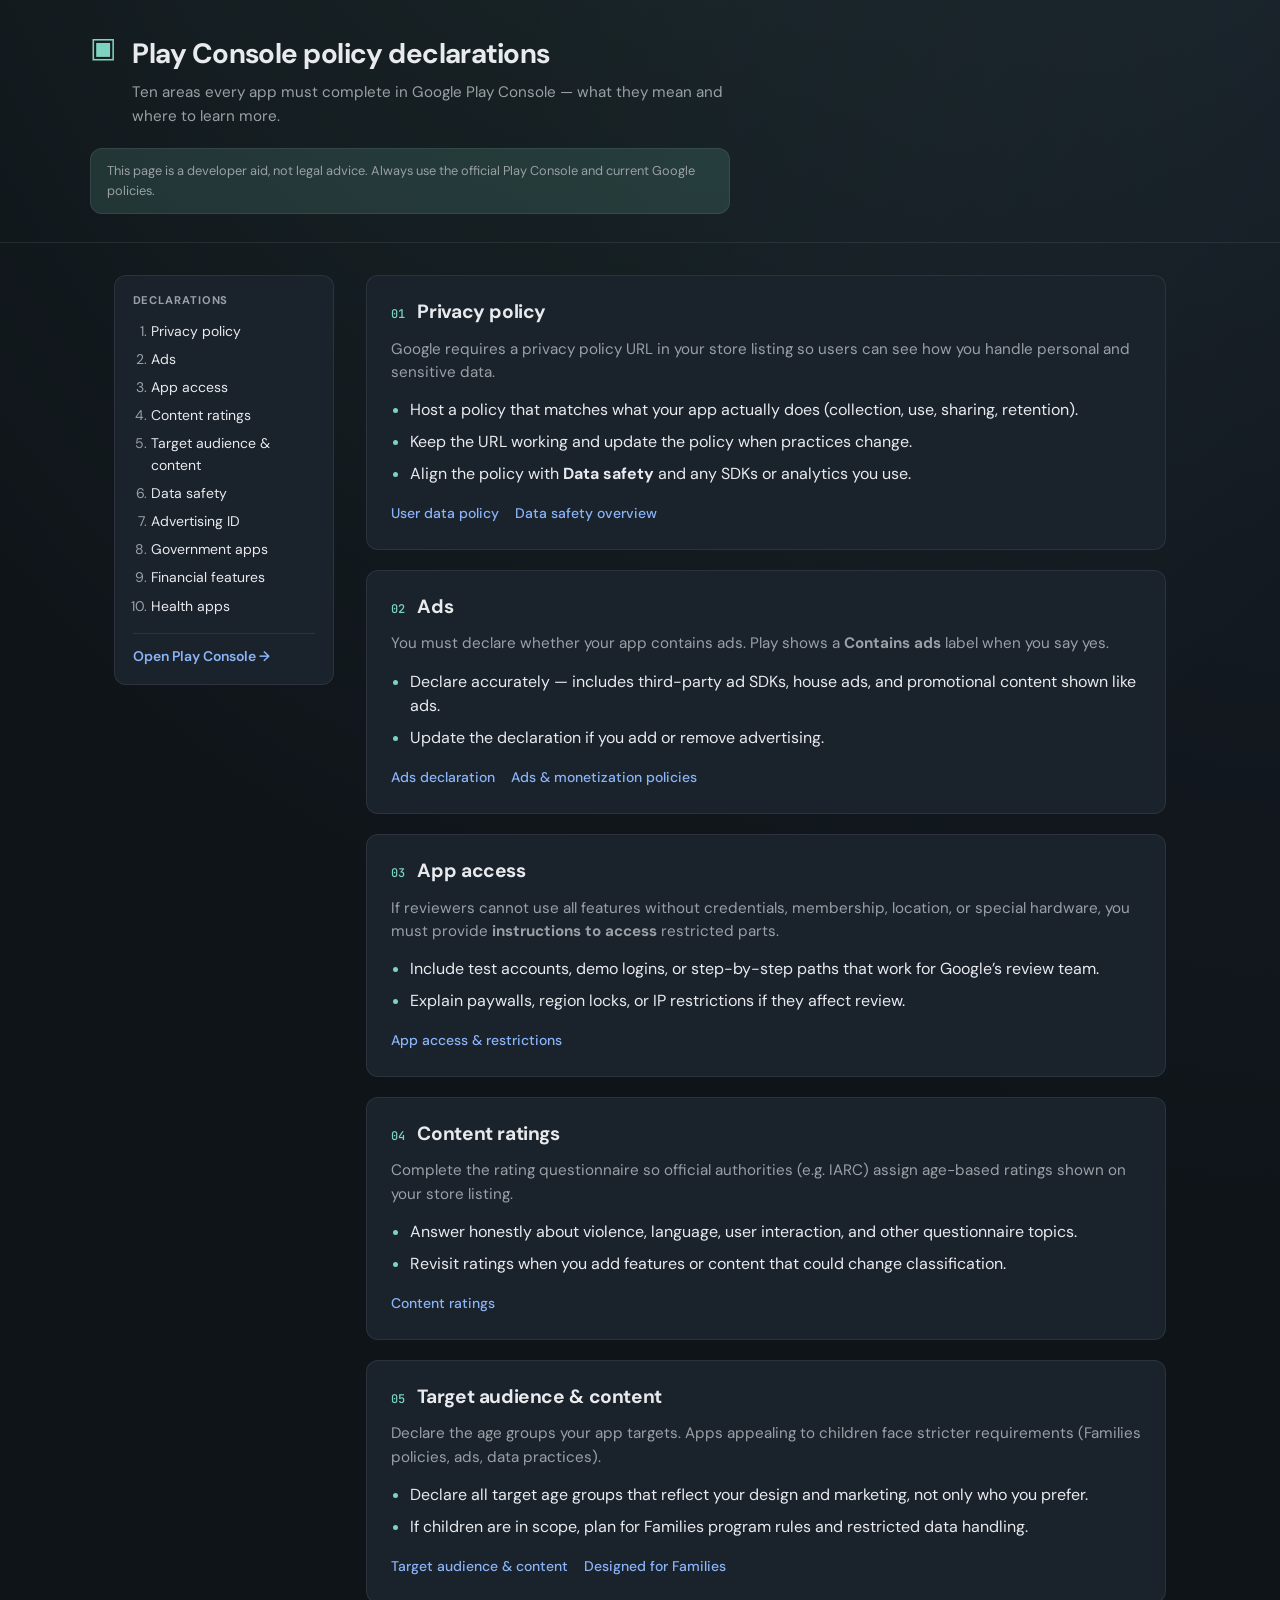
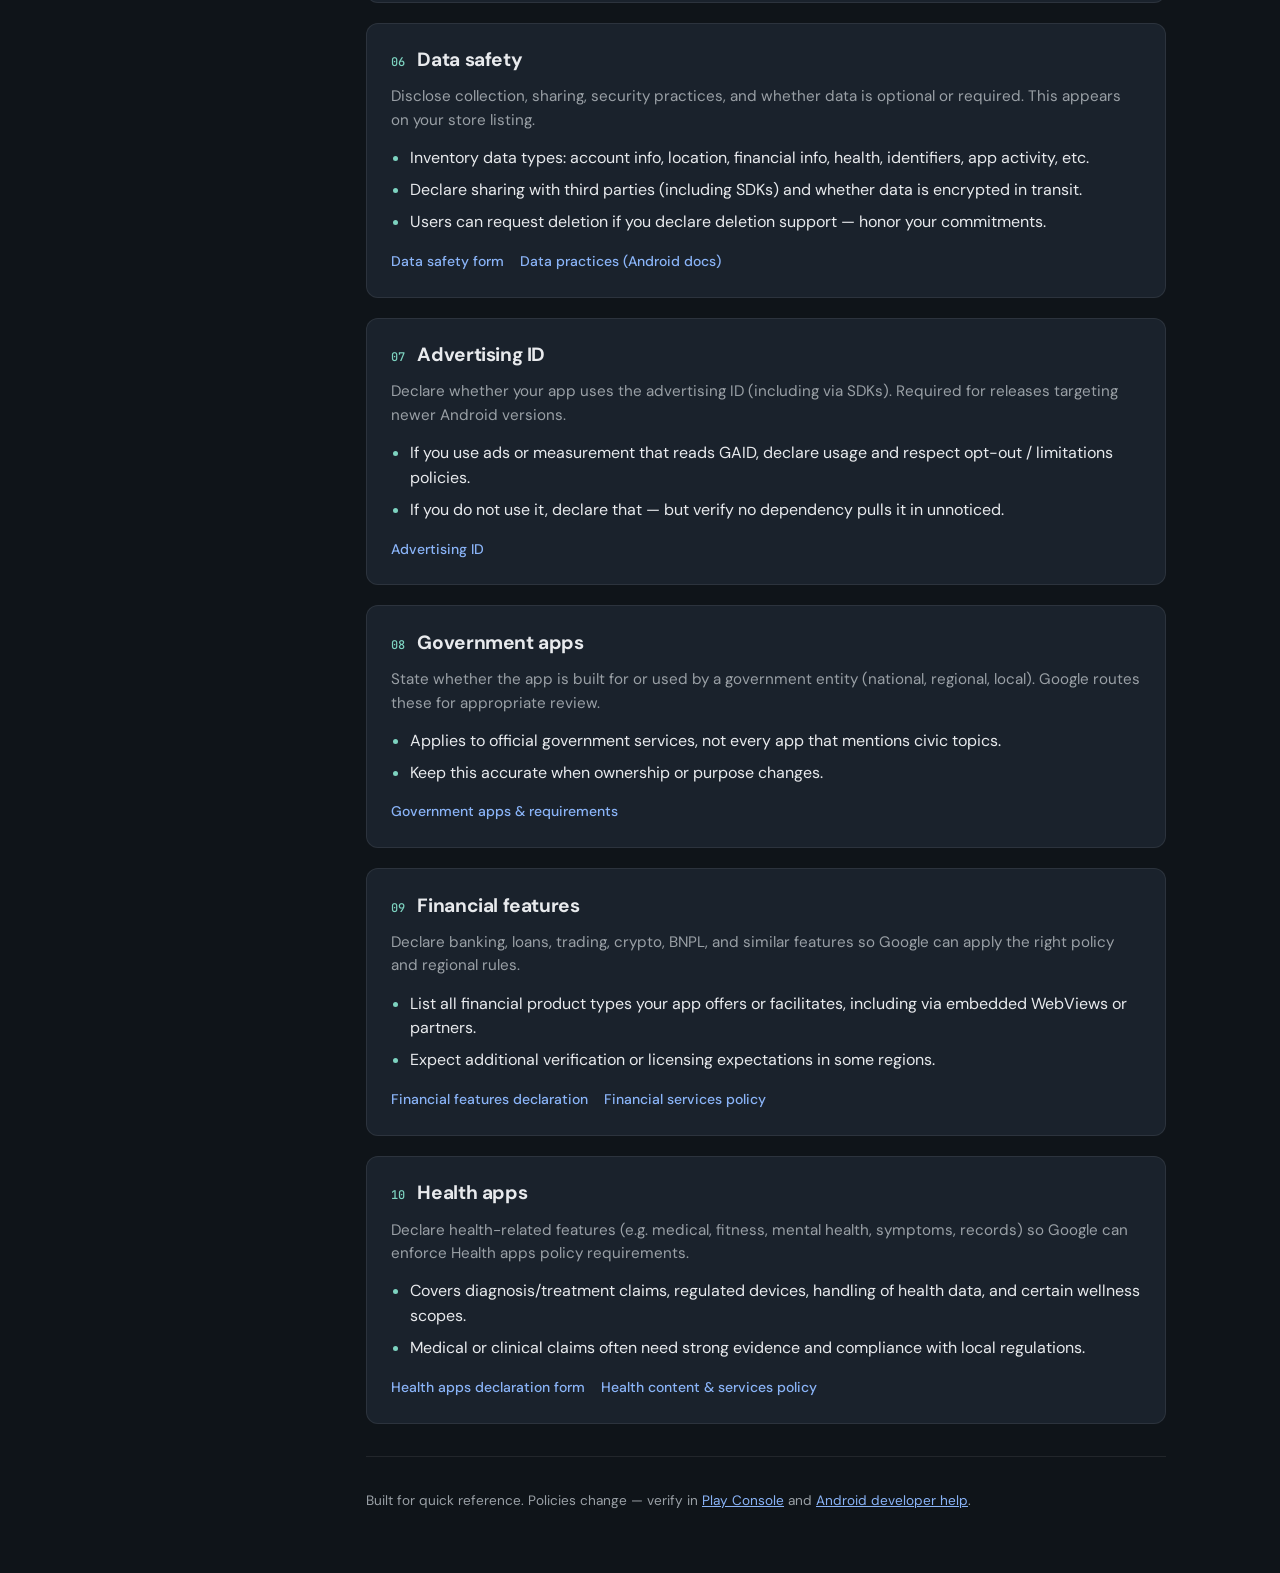
<file: index.html>
<!DOCTYPE html>
<html lang="en">
<head>
  <meta charset="utf-8" />
  <meta name="viewport" content="width=device-width, initial-scale=1" />
  <meta name="description" content="Checklist for Google Play Console policy declarations: privacy, ads, data safety, and more." />
  <title>Play Console — Policy declarations checklist</title>
  <link rel="preconnect" href="https://fonts.googleapis.com" />
  <link rel="preconnect" href="https://fonts.gstatic.com" crossorigin />
  <link href="https://fonts.googleapis.com/css2?family=DM+Sans:ital,opsz,wght@0,9..40,400;0,9..40,600;0,9..40,700;1,9..40,400&family=JetBrains+Mono:wght@400;500&display=swap" rel="stylesheet" />
  <link rel="stylesheet" href="styles.css" />
</head>
<body>
  <a class="skip-link" href="#main">Skip to content</a>
  <header class="site-header">
    <div class="header-inner">
      <div class="brand">
        <span class="brand-mark" aria-hidden="true">▣</span>
        <div>
          <h1>Play Console policy declarations</h1>
          <p class="tagline">Ten areas every app must complete in Google Play Console — what they mean and where to learn more.</p>
        </div>
      </div>
      <p class="disclaimer">This page is a developer aid, not legal advice. Always use the official Play Console and current Google policies.</p>
    </div>
  </header>

  <div class="layout">
    <nav class="toc" aria-label="Sections">
      <strong class="toc-title">Declarations</strong>
      <ol class="toc-list">
        <li><a href="#privacy-policy">Privacy policy</a></li>
        <li><a href="#ads">Ads</a></li>
        <li><a href="#app-access">App access</a></li>
        <li><a href="#content-ratings">Content ratings</a></li>
        <li><a href="#target-audience">Target audience &amp; content</a></li>
        <li><a href="#data-safety">Data safety</a></li>
        <li><a href="#advertising-id">Advertising ID</a></li>
        <li><a href="#government-apps">Government apps</a></li>
        <li><a href="#financial-features">Financial features</a></li>
        <li><a href="#health-apps">Health apps</a></li>
      </ol>
      <p class="toc-foot"><a href="https://play.google.com/console/" rel="noopener noreferrer" target="_blank">Open Play Console →</a></p>
    </nav>

    <main id="main">
      <section id="privacy-policy" class="card">
        <div class="card-head">
          <span class="num">01</span>
          <h2>Privacy policy</h2>
        </div>
        <p class="lead">Google requires a privacy policy URL in your store listing so users can see how you handle personal and sensitive data.</p>
        <ul class="checklist">
          <li>Host a policy that matches what your app actually does (collection, use, sharing, retention).</li>
          <li>Keep the URL working and update the policy when practices change.</li>
          <li>Align the policy with <strong>Data safety</strong> and any SDKs or analytics you use.</li>
        </ul>
        <p class="links">
          <a href="https://support.google.com/googleplay/android-developer/answer/9859455" rel="noopener noreferrer" target="_blank">User data policy</a>
          <a href="https://support.google.com/googleplay/android-developer/answer/10787469" rel="noopener noreferrer" target="_blank">Data safety overview</a>
        </p>
      </section>

      <section id="ads" class="card">
        <div class="card-head">
          <span class="num">02</span>
          <h2>Ads</h2>
        </div>
        <p class="lead">You must declare whether your app contains ads. Play shows a <strong>Contains ads</strong> label when you say yes.</p>
        <ul class="checklist">
          <li>Declare accurately — includes third-party ad SDKs, house ads, and promotional content shown like ads.</li>
          <li>Update the declaration if you add or remove advertising.</li>
        </ul>
        <p class="links">
          <a href="https://support.google.com/googleplay/android-developer/answer/113469" rel="noopener noreferrer" target="_blank">Ads declaration</a>
          <a href="https://support.google.com/googleplay/android-developer/topic/9858052" rel="noopener noreferrer" target="_blank">Ads &amp; monetization policies</a>
        </p>
      </section>

      <section id="app-access" class="card">
        <div class="card-head">
          <span class="num">03</span>
          <h2>App access</h2>
        </div>
        <p class="lead">If reviewers cannot use all features without credentials, membership, location, or special hardware, you must provide <strong>instructions to access</strong> restricted parts.</p>
        <ul class="checklist">
          <li>Include test accounts, demo logins, or step-by-step paths that work for Google’s review team.</li>
          <li>Explain paywalls, region locks, or IP restrictions if they affect review.</li>
        </ul>
        <p class="links">
          <a href="https://support.google.com/googleplay/android-developer/answer/9868671" rel="noopener noreferrer" target="_blank">App access &amp; restrictions</a>
        </p>
      </section>

      <section id="content-ratings" class="card">
        <div class="card-head">
          <span class="num">04</span>
          <h2>Content ratings</h2>
        </div>
        <p class="lead">Complete the rating questionnaire so official authorities (e.g. IARC) assign age-based ratings shown on your store listing.</p>
        <ul class="checklist">
          <li>Answer honestly about violence, language, user interaction, and other questionnaire topics.</li>
          <li>Revisit ratings when you add features or content that could change classification.</li>
        </ul>
        <p class="links">
          <a href="https://support.google.com/googleplay/android-developer/answer/9859655" rel="noopener noreferrer" target="_blank">Content ratings</a>
        </p>
      </section>

      <section id="target-audience" class="card">
        <div class="card-head">
          <span class="num">05</span>
          <h2>Target audience &amp; content</h2>
        </div>
        <p class="lead">Declare the age groups your app targets. Apps appealing to children face stricter requirements (Families policies, ads, data practices).</p>
        <ul class="checklist">
          <li>Declare all target age groups that reflect your design and marketing, not only who you prefer.</li>
          <li>If children are in scope, plan for Families program rules and restricted data handling.</li>
        </ul>
        <p class="links">
          <a href="https://support.google.com/googleplay/android-developer/answer/9859340" rel="noopener noreferrer" target="_blank">Target audience &amp; content</a>
          <a href="https://support.google.com/googleplay/android-developer/answer/9893335" rel="noopener noreferrer" target="_blank">Designed for Families</a>
        </p>
      </section>

      <section id="data-safety" class="card">
        <div class="card-head">
          <span class="num">06</span>
          <h2>Data safety</h2>
        </div>
        <p class="lead">Disclose collection, sharing, security practices, and whether data is optional or required. This appears on your store listing.</p>
        <ul class="checklist">
          <li>Inventory data types: account info, location, financial info, health, identifiers, app activity, etc.</li>
          <li>Declare sharing with third parties (including SDKs) and whether data is encrypted in transit.</li>
          <li>Users can request deletion if you declare deletion support — honor your commitments.</li>
        </ul>
        <p class="links">
          <a href="https://support.google.com/googleplay/android-developer/answer/10787469" rel="noopener noreferrer" target="_blank">Data safety form</a>
          <a href="https://developer.android.com/guide/topics/data/collect-share" rel="noopener noreferrer" target="_blank">Data practices (Android docs)</a>
        </p>
      </section>

      <section id="advertising-id" class="card">
        <div class="card-head">
          <span class="num">07</span>
          <h2>Advertising ID</h2>
        </div>
        <p class="lead">Declare whether your app uses the advertising ID (including via SDKs). Required for releases targeting newer Android versions.</p>
        <ul class="checklist">
          <li>If you use ads or measurement that reads GAID, declare usage and respect opt-out / limitations policies.</li>
          <li>If you do not use it, declare that — but verify no dependency pulls it in unnoticed.</li>
        </ul>
        <p class="links">
          <a href="https://support.google.com/googleplay/android-developer/answer/6048248" rel="noopener noreferrer" target="_blank">Advertising ID</a>
        </p>
      </section>

      <section id="government-apps" class="card">
        <div class="card-head">
          <span class="num">08</span>
          <h2>Government apps</h2>
        </div>
        <p class="lead">State whether the app is built for or used by a government entity (national, regional, local). Google routes these for appropriate review.</p>
        <ul class="checklist">
          <li>Applies to official government services, not every app that mentions civic topics.</li>
          <li>Keep this accurate when ownership or purpose changes.</li>
        </ul>
        <p class="links">
          <a href="https://support.google.com/googleplay/android-developer/answer/9514050" rel="noopener noreferrer" target="_blank">Government apps &amp; requirements</a>
        </p>
      </section>

      <section id="financial-features" class="card">
        <div class="card-head">
          <span class="num">09</span>
          <h2>Financial features</h2>
        </div>
        <p class="lead">Declare banking, loans, trading, crypto, BNPL, and similar features so Google can apply the right policy and regional rules.</p>
        <ul class="checklist">
          <li>List all financial product types your app offers or facilitates, including via embedded WebViews or partners.</li>
          <li>Expect additional verification or licensing expectations in some regions.</li>
        </ul>
        <p class="links">
          <a href="https://support.google.com/googleplay/android-developer/answer/13849271" rel="noopener noreferrer" target="_blank">Financial features declaration</a>
          <a href="https://support.google.com/googleplay/android-developer/answer/9876821" rel="noopener noreferrer" target="_blank">Financial services policy</a>
        </p>
      </section>

      <section id="health-apps" class="card">
        <div class="card-head">
          <span class="num">10</span>
          <h2>Health apps</h2>
        </div>
        <p class="lead">Declare health-related features (e.g. medical, fitness, mental health, symptoms, records) so Google can enforce Health apps policy requirements.</p>
        <ul class="checklist">
          <li>Covers diagnosis/treatment claims, regulated devices, handling of health data, and certain wellness scopes.</li>
          <li>Medical or clinical claims often need strong evidence and compliance with local regulations.</li>
        </ul>
        <p class="links">
          <a href="https://support.google.com/googleplay/android-developer/answer/14738291" rel="noopener noreferrer" target="_blank">Health apps declaration form</a>
          <a href="https://support.google.com/googleplay/android-developer/answer/16679511" rel="noopener noreferrer" target="_blank">Health content &amp; services policy</a>
        </p>
      </section>

      <footer class="site-footer">
        <p>Built for quick reference. Policies change — verify in <a href="https://play.google.com/console/" rel="noopener noreferrer" target="_blank">Play Console</a> and <a href="https://support.google.com/googleplay/android-developer/" rel="noopener noreferrer" target="_blank">Android developer help</a>.</p>
      </footer>
    </main>
  </div>
</body>
</html>
</file>
<file: styles.css>
:root {
  --bg: #0f1419;
  --bg-elevated: #1a222c;
  --border: rgba(255, 255, 255, 0.08);
  --text: #e8eaed;
  --text-muted: #9aa0a6;
  --accent: #7dd3c0;
  --accent-dim: rgba(125, 211, 192, 0.15);
  --link: #8ab4f8;
  --radius: 12px;
  --font: "DM Sans", system-ui, sans-serif;
  --mono: "JetBrains Mono", ui-monospace, monospace;
}

*,
*::before,
*::after {
  box-sizing: border-box;
}

html {
  scroll-behavior: smooth;
}

@media (prefers-reduced-motion: reduce) {
  html {
    scroll-behavior: auto;
  }
}

body {
  margin: 0;
  font-family: var(--font);
  font-size: 1rem;
  line-height: 1.55;
  color: var(--text);
  background: var(--bg);
  background-image:
    radial-gradient(ellipse 80% 50% at 50% -20%, rgba(125, 211, 192, 0.12), transparent),
    radial-gradient(ellipse 60% 40% at 100% 0%, rgba(138, 180, 248, 0.06), transparent);
  min-height: 100vh;
}

.skip-link {
  position: absolute;
  left: -9999px;
  z-index: 999;
  padding: 0.75rem 1rem;
  background: var(--accent);
  color: var(--bg);
  font-weight: 600;
  text-decoration: none;
  border-radius: var(--radius);
}

.skip-link:focus {
  left: 1rem;
  top: 1rem;
}

.site-header {
  border-bottom: 1px solid var(--border);
  padding: 2rem 1.5rem 1.75rem;
}

.header-inner {
  max-width: 1100px;
  margin: 0 auto;
}

.brand {
  display: flex;
  gap: 1rem;
  align-items: flex-start;
}

.brand-mark {
  font-size: 1.75rem;
  line-height: 1;
  color: var(--accent);
  margin-top: 0.15rem;
}

.site-header h1 {
  margin: 0 0 0.35rem;
  font-size: clamp(1.35rem, 3vw, 1.75rem);
  font-weight: 700;
  letter-spacing: -0.02em;
}

.tagline {
  margin: 0;
  color: var(--text-muted);
  font-size: 0.95rem;
  max-width: 42em;
}

.disclaimer {
  margin: 1.25rem 0 0;
  font-size: 0.8rem;
  color: var(--text-muted);
  max-width: 50em;
  padding: 0.75rem 1rem;
  background: var(--accent-dim);
  border-radius: var(--radius);
  border: 1px solid var(--border);
}

.layout {
  max-width: 1100px;
  margin: 0 auto;
  padding: 1.5rem;
  display: grid;
  gap: 2rem;
}

@media (min-width: 880px) {
  .layout {
    grid-template-columns: 220px 1fr;
    align-items: start;
    padding: 2rem 1.5rem 3rem;
  }
}

.toc {
  position: sticky;
  top: 1rem;
  padding: 1rem 1.1rem;
  background: var(--bg-elevated);
  border: 1px solid var(--border);
  border-radius: var(--radius);
  font-size: 0.875rem;
}

.toc-title {
  display: block;
  font-size: 0.7rem;
  text-transform: uppercase;
  letter-spacing: 0.08em;
  color: var(--text-muted);
  margin-bottom: 0.75rem;
}

.toc-list {
  margin: 0;
  padding-left: 1.15rem;
  color: var(--text-muted);
}

.toc-list li {
  margin-bottom: 0.4rem;
}

.toc-list a {
  color: var(--text);
  text-decoration: none;
}

.toc-list a:hover {
  color: var(--accent);
}

.toc-foot {
  margin: 1rem 0 0;
  padding-top: 0.75rem;
  border-top: 1px solid var(--border);
}

.toc-foot a {
  color: var(--link);
  font-weight: 600;
  text-decoration: none;
}

.toc-foot a:hover {
  text-decoration: underline;
}

main {
  min-width: 0;
}

.card {
  background: var(--bg-elevated);
  border: 1px solid var(--border);
  border-radius: var(--radius);
  padding: 1.35rem 1.5rem 1.5rem;
  margin-bottom: 1.25rem;
  scroll-margin-top: 1.25rem;
}

.card-head {
  display: flex;
  align-items: baseline;
  gap: 0.75rem;
  margin-bottom: 0.65rem;
}

.num {
  font-family: var(--mono);
  font-size: 0.75rem;
  font-weight: 500;
  color: var(--accent);
  letter-spacing: 0.02em;
}

.card h2 {
  margin: 0;
  font-size: 1.2rem;
  font-weight: 700;
  letter-spacing: -0.02em;
}

.lead {
  margin: 0 0 0.85rem;
  color: var(--text-muted);
  font-size: 0.95rem;
}

.checklist {
  margin: 0 0 1rem;
  padding-left: 1.2rem;
  color: var(--text);
}

.checklist li {
  margin-bottom: 0.45rem;
}

.checklist li::marker {
  color: var(--accent);
}

.links {
  margin: 0;
  display: flex;
  flex-wrap: wrap;
  gap: 0.65rem 1rem;
}

.links a {
  color: var(--link);
  font-size: 0.875rem;
  font-weight: 500;
  text-decoration: none;
}

.links a:hover {
  text-decoration: underline;
}

.site-footer {
  margin-top: 2rem;
  padding: 1.25rem 0 0;
  border-top: 1px solid var(--border);
  font-size: 0.85rem;
  color: var(--text-muted);
}

.site-footer a {
  color: var(--link);
}
</file>
